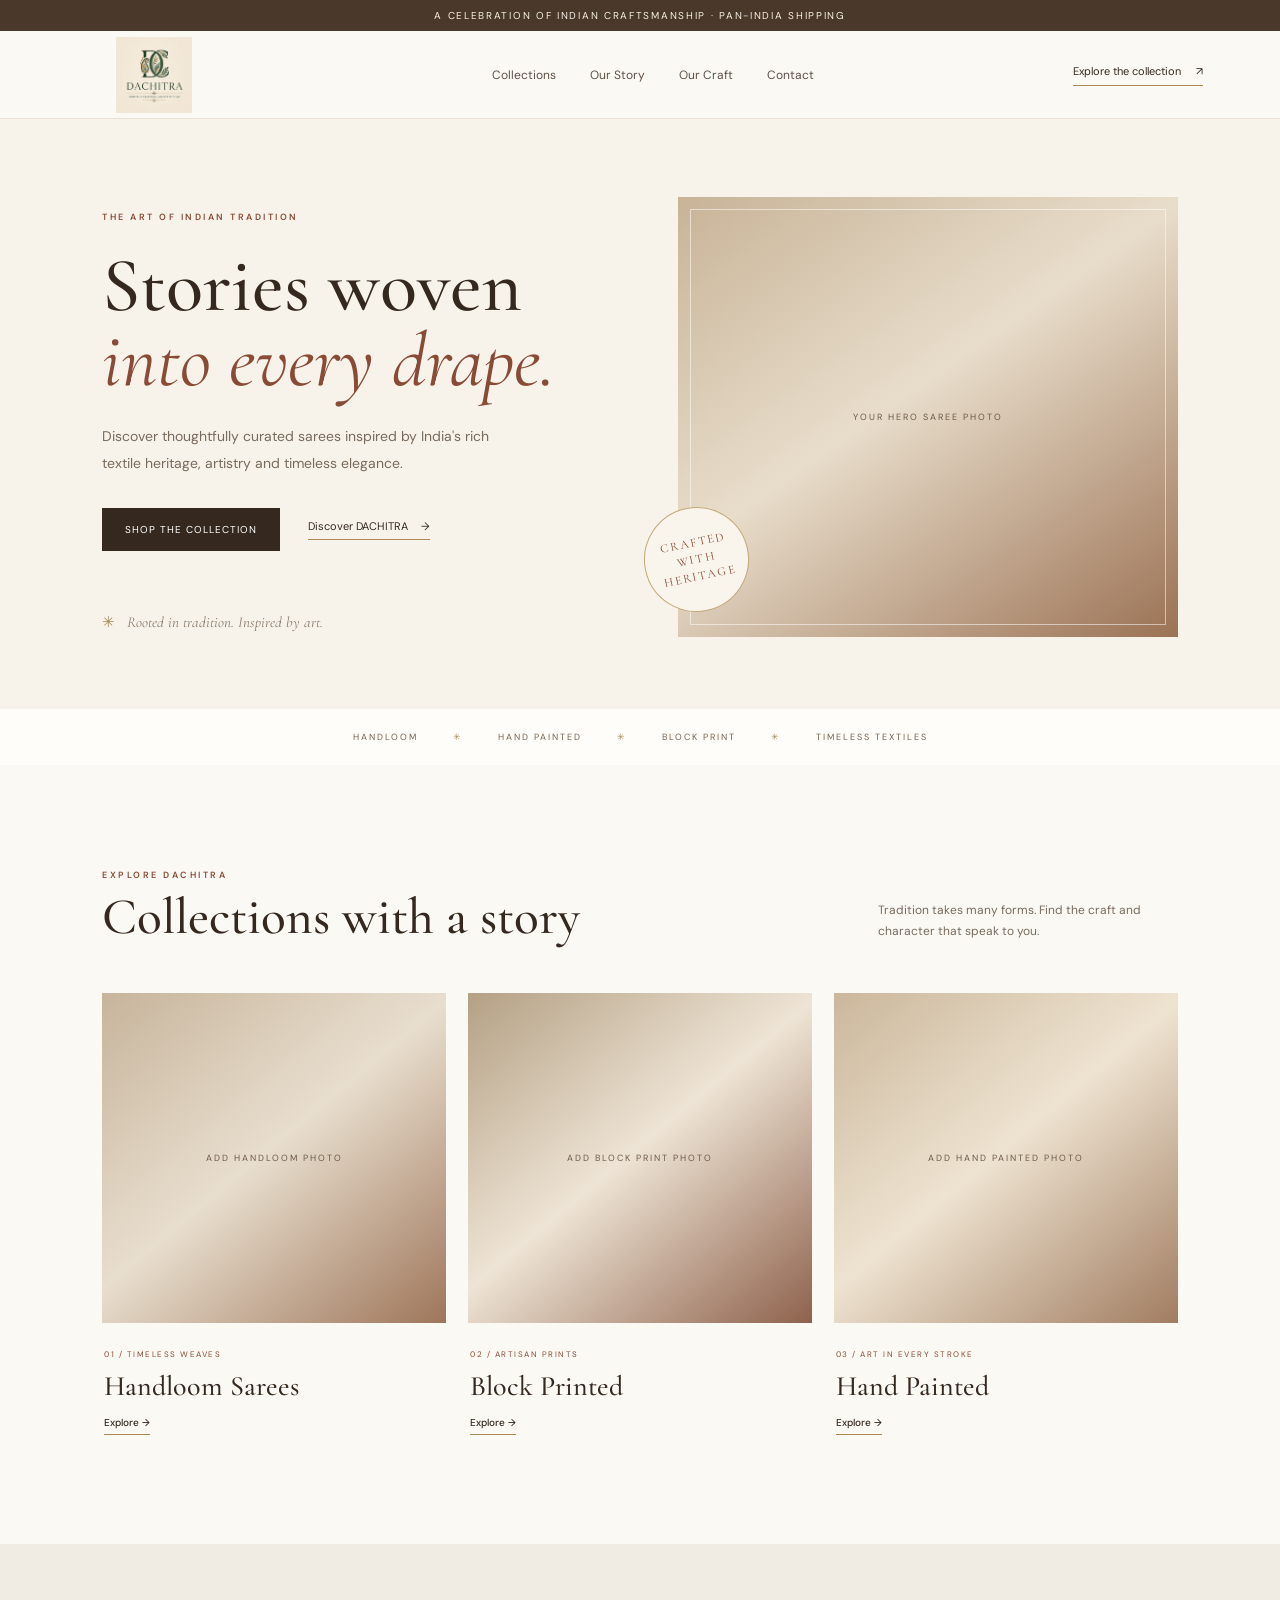
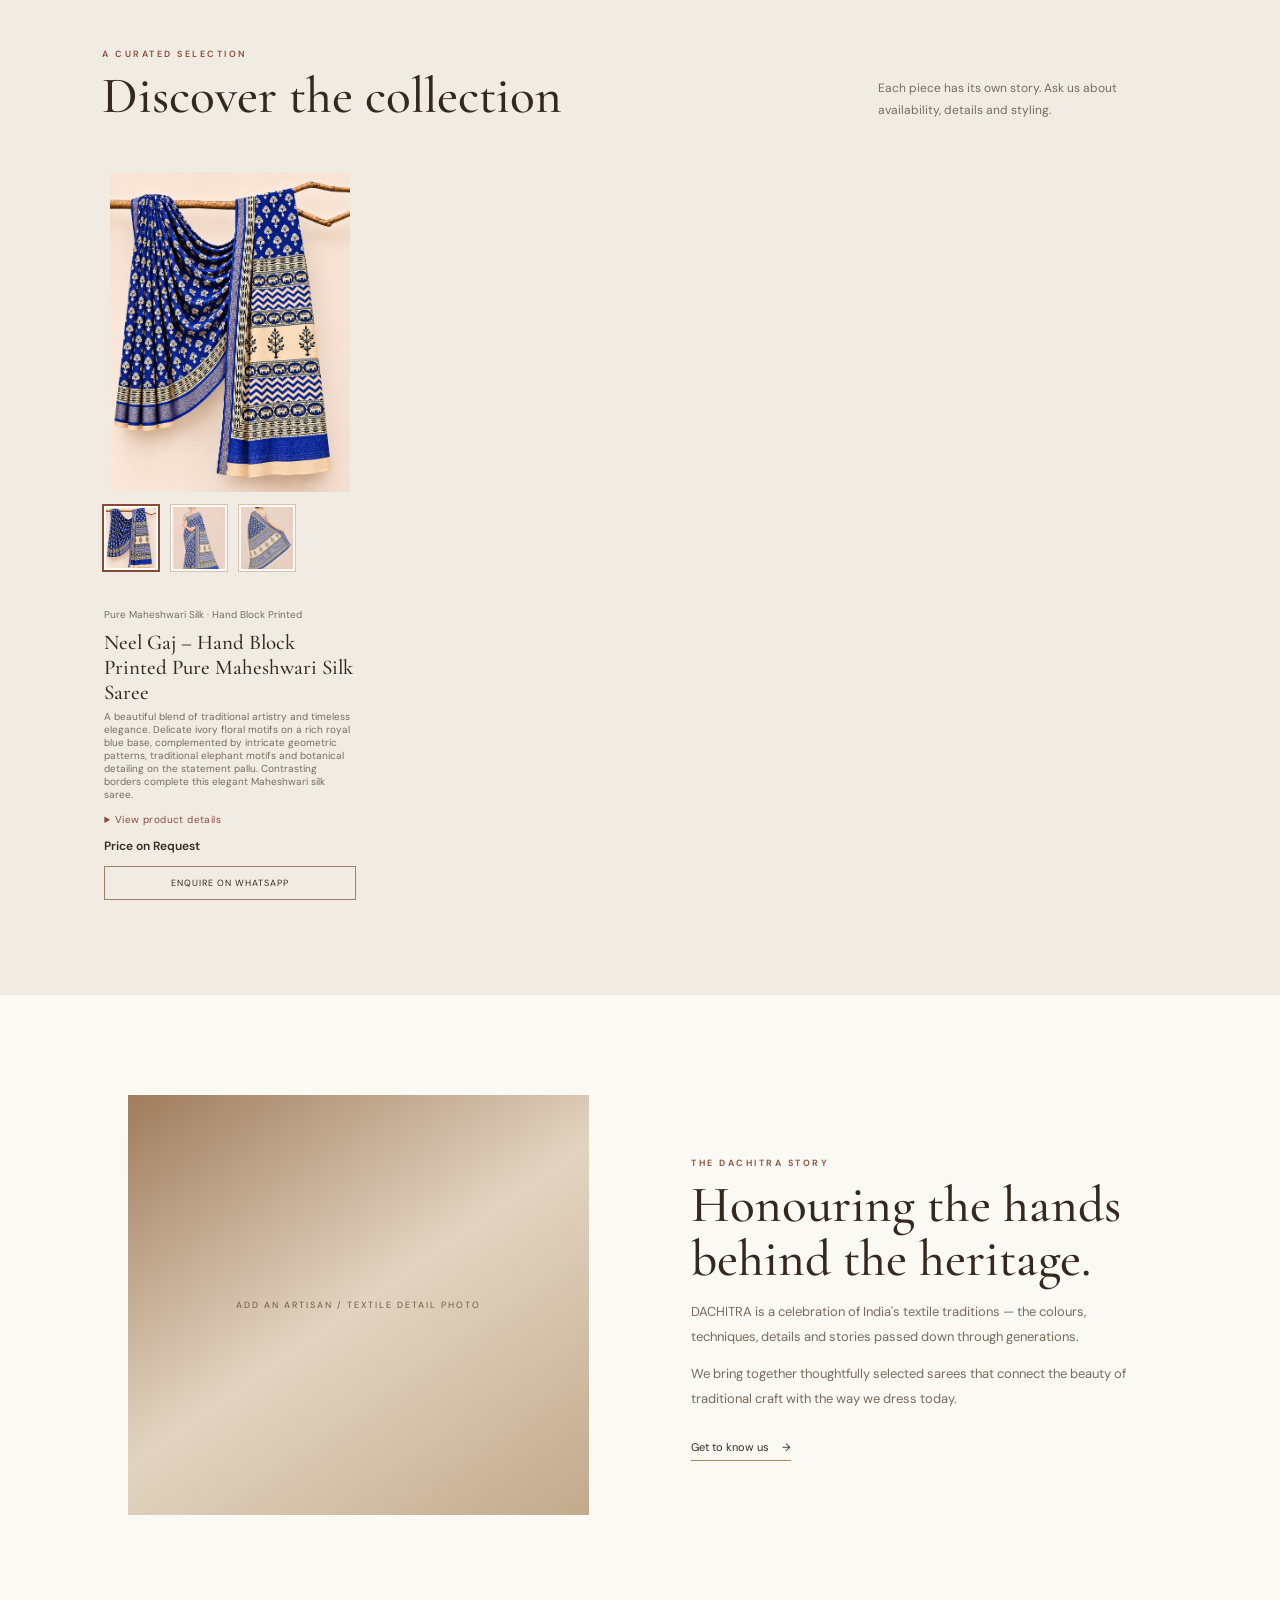
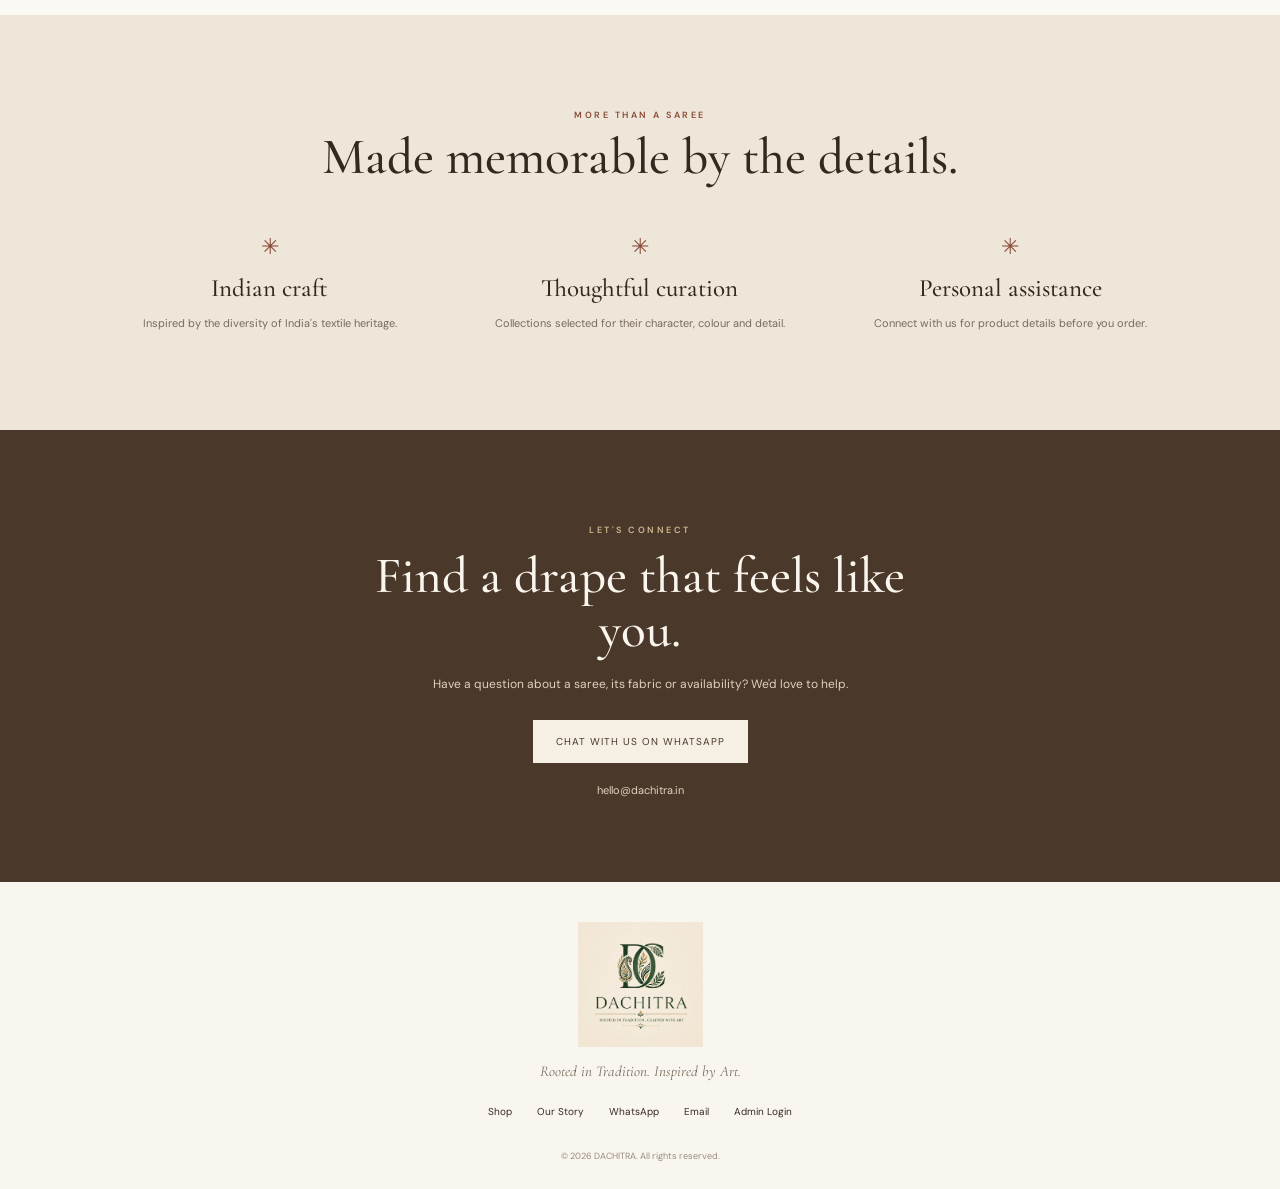
<file: index.html>
<!DOCTYPE html>
<html lang="en">
<head>
  <meta charset="UTF-8">
  <meta name="viewport" content="width=device-width, initial-scale=1.0">
  <meta name="description" content="DACHITRA celebrates India's textile heritage through thoughtfully curated handcrafted sarees.">
  <title>DACHITRA | Rooted in Tradition. Inspired by Art.</title>
  <link rel="preconnect" href="https://fonts.googleapis.com">
  <link rel="preconnect" href="https://fonts.gstatic.com" crossorigin>
  <link href="https://fonts.googleapis.com/css2?family=Cormorant+Garamond:wght@400;500;600;700&family=DM+Sans:wght@400;500;600&display=swap" rel="stylesheet">
  <link rel="stylesheet" href="style.css">
</head>
<body>
  <div class="announcement">A celebration of Indian craftsmanship · Pan-India shipping</div>
  <header class="site-header">
    <a class="brand-logo" href="#" aria-label="DACHITRA home"><img src="assets/dachitra-logo.jpeg" alt="DACHITRA — Rooted in Tradition, Crafted with Art"></a>
    <button class="menu-toggle" aria-label="Open menu" onclick="document.querySelector('.nav').classList.toggle('open')">☰</button>
    <nav class="nav">
      <a href="#collections">Collections</a>
      <a href="#story">Our Story</a>
      <a href="#craft">Our Craft</a>
      <a href="#contact">Contact</a>
    </nav>
    <a class="header-cta" href="#shop">Explore the collection <span>↗</span></a>
  </header>

  <main>
    <section class="hero">
      <div class="hero-copy">
        <p class="eyebrow">THE ART OF INDIAN TRADITION</p>
        <h1>Stories woven<br><em>into every drape.</em></h1>
        <p class="hero-text">Discover thoughtfully curated sarees inspired by India's rich textile heritage, artistry and timeless elegance.</p>
        <div class="hero-actions">
          <a class="button button-dark" href="#shop">Shop the collection</a>
          <a class="text-link" href="#story">Discover DACHITRA <span>→</span></a>
        </div>
        <div class="hero-note"><span class="sun-symbol">✳</span> Rooted in tradition. Inspired by art.</div>
      </div>
      <div class="hero-art">
        <div class="hero-image image-placeholder">
          <span class="image-label">YOUR HERO SAREE PHOTO</span>
        </div>
        <div class="hero-stamp">CRAFTED<br>WITH<br>HERITAGE</div>
      </div>
    </section>

    <section class="intro-strip">
      <span>HANDLOOM</span><i>✳</i><span>HAND PAINTED</span><i>✳</i><span>BLOCK PRINT</span><i>✳</i><span>TIMELESS TEXTILES</span>
    </section>

    <section class="section collection-section" id="collections">
      <div class="section-heading">
        <div><p class="eyebrow">EXPLORE DACHITRA</p><h2>Collections with a story</h2></div>
        <p>Tradition takes many forms. Find the craft and character that speak to you.</p>
      </div>
      <div class="collection-grid">
        <a class="collection-card collection-one" href="#shop"><div class="collection-photo image-placeholder"><span>ADD HANDLOOM PHOTO</span></div><div class="collection-caption"><span>01 / TIMELESS WEAVES</span><h3>Handloom Sarees</h3><b>Explore →</b></div></a>
        <a class="collection-card collection-two" href="#shop"><div class="collection-photo image-placeholder"><span>ADD BLOCK PRINT PHOTO</span></div><div class="collection-caption"><span>02 / ARTISAN PRINTS</span><h3>Block Printed</h3><b>Explore →</b></div></a>
        <a class="collection-card collection-three" href="#shop"><div class="collection-photo image-placeholder"><span>ADD HAND PAINTED PHOTO</span></div><div class="collection-caption"><span>03 / ART IN EVERY STROKE</span><h3>Hand Painted</h3><b>Explore →</b></div></a>
      </div>
    </section>

    <section class="section shop-section" id="shop">
      <div class="section-heading">
        <div><p class="eyebrow">A CURATED SELECTION</p><h2>Discover the collection</h2></div>
        <p>Each piece has its own story. Ask us about availability, details and styling.</p>
      </div>
      <div class="product-grid" id="product-grid"></div>
    </section>

    <section class="story-section" id="story">
      <div class="story-image image-placeholder"><span>ADD AN ARTISAN / TEXTILE DETAIL PHOTO</span></div>
      <div class="story-copy">
        <p class="eyebrow">THE DACHITRA STORY</p>
        <h2>Honouring the hands behind the heritage.</h2>
        <p>DACHITRA is a celebration of India's textile traditions — the colours, techniques, details and stories passed down through generations.</p>
        <p>We bring together thoughtfully selected sarees that connect the beauty of traditional craft with the way we dress today.</p>
        <a class="text-link" href="#contact">Get to know us <span>→</span></a>
      </div>
    </section>

    <section class="craft-section" id="craft">
      <p class="eyebrow">MORE THAN A SAREE</p>
      <h2>Made memorable by the details.</h2>
      <div class="craft-points">
        <div><span>✳</span><h3>Indian craft</h3><p>Inspired by the diversity of India's textile heritage.</p></div>
        <div><span>✳</span><h3>Thoughtful curation</h3><p>Collections selected for their character, colour and detail.</p></div>
        <div><span>✳</span><h3>Personal assistance</h3><p>Connect with us for product details before you order.</p></div>
      </div>
    </section>

    <section class="contact-section" id="contact">
      <p class="eyebrow">LET'S CONNECT</p>
      <h2>Find a drape that feels like you.</h2>
      <p>Have a question about a saree, its fabric or availability? We'd love to help.</p>
      <a class="button button-light" href="https://wa.me/918847054678?text=Hello%20DACHITRA%2C%20I%20would%20like%20to%20know%20more%20about%20your%20saree%20collection." target="_blank" rel="noopener">Chat with us on WhatsApp</a>
      <a class="contact-email" href="mailto:hello@dachitra.in">hello@dachitra.in</a>
    </section>
  </main>

  <footer class="footer">
    <a class="brand-logo footer-brand-logo" href="#"><img src="assets/dachitra-logo.jpeg" alt="DACHITRA — Rooted in Tradition, Crafted with Art"></a>
    <p>Rooted in Tradition. Inspired by Art.</p>
    <div class="footer-links"><a href="#shop">Shop</a><a href="#story">Our Story</a><a href="https://wa.me/918847054678" target="_blank" rel="noopener">WhatsApp</a><a href="mailto:hello@dachitra.in">Email</a><a href="/admin/">Admin Login</a></div>
    <small>© <span id="year"></span> DACHITRA. All rights reserved.</small>
  </footer>
  <script src="script.js"></script>
</body>
</html>
</file>
<file: style.css>
*{box-sizing:border-box} :root{--ink:#35291f;--muted:#786b5d;--cream:#f7f3eb;--paper:#fbf9f4;--sand:#e9dfcf;--rust:#8a4b36;--gold:#ad8955}html{scroll-behavior:smooth}body{margin:0;background:var(--paper);color:var(--ink);font-family:"DM Sans",sans-serif}a{color:inherit;text-decoration:none}.announcement{text-align:center;background:#4a382b;color:#f8f1e5;padding:9px 15px;font-size:10px;letter-spacing:1.7px;text-transform:uppercase}.site-header{height:88px;padding:0 6vw;display:flex;align-items:center;justify-content:space-between;border-bottom:1px solid #e9e1d6;background:var(--paper);position:sticky;top:0;z-index:5}.wordmark{font-family:"Cormorant Garamond",serif;font-size:30px;letter-spacing:4px;font-weight:600;line-height:1}.wordmark span{display:block;font:9px "DM Sans",sans-serif;letter-spacing:2.5px;margin-top:7px;text-align:center}.nav{display:flex;gap:34px;font-size:12px;color:#5f5145}.nav a:hover,.text-link:hover{color:var(--rust)}.header-cta{font-size:11px;border-bottom:1px solid var(--gold);padding-bottom:7px}.header-cta span{margin-left:12px}.menu-toggle{display:none;background:none;border:0;font-size:22px;color:var(--ink)}.hero{display:grid;grid-template-columns:1fr 1fr;min-height:590px;background:var(--cream);padding:65px 8vw 60px;gap:6vw;align-items:center}.hero-copy{max-width:530px}.eyebrow{font-size:9px;letter-spacing:2.5px;color:var(--rust);font-weight:600}.hero h1{font:clamp(48px,6vw,82px)/.98 "Cormorant Garamond",serif;font-weight:500;margin:25px 0}.hero h1 em{color:var(--rust);font-weight:400}.hero-text{max-width:410px;color:var(--muted);font-size:14px;line-height:1.9}.hero-actions{display:flex;align-items:center;gap:28px;margin-top:32px}.button{display:inline-block;padding:15px 23px;font-size:10px;letter-spacing:1px;text-transform:uppercase}.button-dark{background:var(--ink);color:#fff}.button-dark:hover{background:var(--rust)}.text-link{font-size:11px;border-bottom:1px solid var(--gold);padding-bottom:6px}.text-link span{margin-left:10px}.hero-note{margin-top:62px;color:#897b6b;font:italic 15px "Cormorant Garamond",serif}.sun-symbol{color:var(--gold);font-style:normal;margin-right:8px}.hero-art{position:relative;max-width:510px;width:100%;justify-self:end}.hero-image{height:440px;background:linear-gradient(145deg,#c8b397,#e8ddcb 45%,#9b7254);position:relative}.hero-image:after{content:"";position:absolute;inset:12px;border:1px solid #fff8}.hero-stamp{position:absolute;bottom:25px;left:-34px;background:#f9f5ed;color:var(--rust);border:1px solid #c6a779;border-radius:50%;width:105px;height:105px;display:grid;place-content:center;text-align:center;font:12px/1.4 "Cormorant Garamond",serif;letter-spacing:2px;transform:rotate(-12deg)}.image-placeholder{display:flex;align-items:center;justify-content:center;text-align:center;color:#6d5947;font-size:9px;letter-spacing:2px}.intro-strip{display:flex;align-items:center;justify-content:center;gap:35px;padding:22px 10px;background:#fffdfa;color:#76624c;font-size:9px;letter-spacing:2px;flex-wrap:wrap}.intro-strip i{color:var(--gold);font-style:normal}.section{padding:95px 8vw}.section-heading{display:flex;align-items:end;justify-content:space-between;gap:30px;margin-bottom:38px}.section-heading h2,.story-copy h2,.craft-section h2,.contact-section h2{font:500 clamp(36px,4vw,54px)/1.05 "Cormorant Garamond",serif;margin:10px 0}.section-heading>p{max-width:300px;color:var(--muted);font-size:12px;line-height:1.8}.collection-grid{display:grid;grid-template-columns:repeat(3,1fr);gap:22px}.collection-photo{height:330px;background:linear-gradient(140deg,#c7b49b,#e8dece 48%,#9e765a)}.collection-two .collection-photo{background:linear-gradient(140deg,#b4a084,#eee4d5 48%,#8e624c)}.collection-three .collection-photo{background:linear-gradient(140deg,#cbb79b,#eee3d1 48%,#a17d61)}.collection-caption{padding:18px 2px}.collection-caption span{font-size:8px;letter-spacing:1.5px;color:var(--rust)}.collection-caption h3{font:500 28px "Cormorant Garamond",serif;margin:7px 0}.collection-caption b{font-size:10px;font-weight:500;border-bottom:1px solid var(--gold);padding-bottom:5px}.shop-section{background:#f1ece3}.product-grid{display:grid;grid-template-columns:repeat(4,1fr);gap:25px 17px}.product-card{background:transparent}.product-photo{height:300px;background:linear-gradient(145deg,#d5c4ac,#eee5d7 55%,#a88a6d);display:flex;align-items:center;justify-content:center;text-align:center;color:#715d49;font-size:9px;letter-spacing:1.5px;padding:15px;position:relative}.product-photo:after{content:"";position:absolute;inset:9px;border:1px solid #ffffff80}.product-info{padding:13px 2px}.product-info h3{font:500 21px "Cormorant Garamond",serif;margin:0 0 5px}.product-info p{font-size:10px;color:var(--muted);margin:0 0 9px}.product-price{font-size:12px;font-weight:600}.product-order{display:block;margin-top:12px;border:1px solid #9c8060;padding:10px;text-align:center;font-size:9px;text-transform:uppercase;letter-spacing:1px}.product-order:hover{background:var(--ink);color:#fff}.edit-note{font-size:10px;color:var(--muted);margin-top:28px}.story-section{display:grid;grid-template-columns:1fr 1fr;gap:8vw;align-items:center;padding:100px 10vw}.story-image{height:420px;background:linear-gradient(145deg,#9f7c5d,#e2d4c1 50%,#c2aa8c)}.story-copy p:not(.eyebrow){font-size:13px;line-height:1.9;color:var(--muted)}.story-copy .text-link{display:inline-block;margin-top:15px}.craft-section{text-align:center;padding:85px 8vw;background:#eee6d9}.craft-section>h2{margin-bottom:48px}.craft-points{display:grid;grid-template-columns:repeat(3,1fr);gap:35px}.craft-points>div{padding:0 18px}.craft-points span{color:var(--rust);font-size:22px}.craft-points h3{font:500 25px "Cormorant Garamond",serif;margin:12px 0 7px}.craft-points p{font-size:11px;line-height:1.8;color:var(--muted)}.contact-section{text-align:center;background:#4a382b;color:#fbf6ed;padding:85px 20px}.contact-section .eyebrow{color:#d2b78e}.contact-section h2{max-width:600px;margin:14px auto}.contact-section>p:not(.eyebrow){font-size:12px;color:#dfd1bf;margin:18px 0 28px}.button-light{background:#f6efe3;color:#4a382b}.contact-email{display:block;margin-top:20px;font-size:11px;color:#e3d3bd}.footer{text-align:center;padding:40px 20px 25px;background:#f9f6ef}.footer-wordmark{display:inline-block}.footer>p{font:italic 15px "Cormorant Garamond",serif;color:var(--muted)}.footer-links{display:flex;justify-content:center;gap:25px;margin:25px 0;font-size:10px}.footer small{font-size:9px;color:#978a7a}.image-label{position:relative;z-index:1}.collection-photo span{position:relative;z-index:1}.story-image span{position:relative;z-index:1}
@media(max-width:850px){.site-header{padding:0 5vw}.nav{gap:15px}.header-cta{display:none}.hero{padding:55px 6vw;gap:30px}.hero-image{height:380px}.section{padding:75px 6vw}.product-grid{grid-template-columns:repeat(2,1fr)}.product-photo{height:280px}.story-section{padding:75px 7vw;gap:5vw}.story-image{height:360px}}
@media(max-width:600px){.announcement{font-size:8px}.site-header{height:75px}.wordmark{font-size:25px}.menu-toggle{display:block}.nav{display:none;position:absolute;top:75px;left:0;right:0;background:var(--paper);padding:20px 6vw;flex-direction:column;gap:18px;border-bottom:1px solid var(--sand)}.nav.open{display:flex}.hero{grid-template-columns:1fr;padding:48px 7vw 55px}.hero h1{font-size:57px}.hero-note{margin-top:35px}.hero-art{justify-self:center;width:88%}.hero-image{height:340px}.hero-stamp{left:-25px;width:85px;height:85px;font-size:10px}.intro-strip{gap:13px;font-size:8px}.section{padding:65px 6vw}.section-heading{display:block}.section-heading>p{margin-top:12px}.collection-grid{grid-template-columns:1fr;gap:25px}.collection-photo{height:350px}.product-grid{gap:20px 12px}.product-photo{height:220px}.product-info h3{font-size:19px}.story-section{grid-template-columns:1fr;padding:65px 7vw;gap:35px}.story-image{height:330px}.craft-section{padding:65px 7vw}.craft-points{grid-template-columns:1fr;gap:28px}.contact-section{padding:70px 7vw}.footer-links{gap:16px;flex-wrap:wrap}}

/* Uploaded DACHITRA logo */
.brand-logo{display:flex;align-items:center;width:155px;height:76px;overflow:hidden}
.brand-logo img{display:block;width:100%;height:100%;object-fit:contain}
.footer-brand-logo{margin:0 auto;width:190px;height:125px}
@media(max-width:600px){.brand-logo{width:125px;height:65px}.footer-brand-logo{width:175px;height:115px}}

.product-details{margin:12px 0;color:var(--muted);font-size:11px}.product-details summary{cursor:pointer;color:var(--rust);font-size:10px;letter-spacing:.4px}.product-details dl{margin:10px 0}.product-details dl div{display:grid;grid-template-columns:105px 1fr;gap:8px;padding:5px 0;border-bottom:1px solid #d9cdbd}.product-details dt{font-weight:600}.product-details dd{margin:0;line-height:1.5}


/* Product photo gallery */
.product-gallery{width:100%}
.product-photo-main{height:300px;background:#e7ddcf;overflow:hidden;position:relative}
.product-photo-main img{display:block;width:100%;height:100%;object-fit:cover}
.product-thumbnails{display:flex;gap:8px;margin-top:9px;flex-wrap:wrap}
.product-thumb{width:58px;height:68px;padding:2px;border:1px solid #cdbb9f;background:#fff;cursor:pointer;opacity:.78}
.product-thumb.active{border:2px solid var(--rust);opacity:1}
.product-thumb img{width:100%;height:100%;object-fit:cover;display:block}
@media(max-width:850px){.product-photo-main{height:280px}}
@media(max-width:600px){.product-photo-main{height:220px}.product-thumb{width:48px;height:58px}}


/* Remove the decorative centre/frame line from product photos */
.product-photo:after{display:none}


/* Fix product gallery overflow: keep thumbnails above product text */
.product-photo:has(.product-gallery){
  height:auto;
  min-height:0;
  padding:0;
  display:block;
  background:transparent;
  overflow:visible;
}
.product-photo:has(.product-gallery):after{display:none}
.product-gallery{display:block;position:relative}
.product-photo-main{width:100%}
.product-thumbnails{position:static;margin:10px 0 0}
.product-info{position:relative;clear:both}


/* Product cards with uploaded images: remove placeholder frame and let gallery set its own height */
.product-photo.product-photo-has-gallery{
  display:block;
  height:auto;
  min-height:0;
  padding:0;
  background:transparent;
  overflow:visible;
  text-align:left;
  letter-spacing:normal;
}
.product-photo.product-photo-has-gallery:after{content:none;display:none}
.product-photo.product-photo-has-gallery .product-gallery{width:100%;margin:0}
.product-photo.product-photo-has-gallery .product-photo-main{width:100%;height:clamp(260px,42vw,520px);background:transparent}
.product-photo.product-photo-has-gallery .product-photo-main img{width:100%;height:100%;object-fit:contain;object-position:center}
.product-photo.product-photo-has-gallery .product-thumbnails{position:static;display:flex;gap:10px;margin:10px 0 0;padding:0}
.product-photo.product-photo-has-gallery .product-info{padding-top:16px;clear:both}
@media(max-width:600px){
 .product-photo.product-photo-has-gallery .product-photo-main{height:auto;aspect-ratio:4/5}
 .product-photo.product-photo-has-gallery .product-thumbnails{margin-top:8px}
}


/* Definitive product gallery layout: gallery is a direct card child, not inside the old framed placeholder */
.product-gallery-card{
  display:block;
  position:relative;
  width:100%;
  height:auto;
  margin:0 0 20px;
  padding:0;
  background:transparent;
  overflow:visible;
  clear:both;
}
.product-gallery-card .product-photo-main{
  display:block;
  width:100%;
  height:auto;
  aspect-ratio:4 / 5;
  margin:0;
  padding:0;
  background:transparent;
  overflow:hidden;
  position:relative;
}
.product-gallery-card .product-photo-main img{
  display:block;
  width:100%;
  height:100%;
  object-fit:contain;
  object-position:center;
}
.product-gallery-card .product-thumbnails{
  display:flex;
  position:relative;
  width:100%;
  height:auto;
  margin:12px 0 0;
  padding:0;
  gap:10px;
  flex-wrap:wrap;
}
.product-gallery-card .product-thumb{
  flex:0 0 58px;
  width:58px;
  height:68px;
  display:block;
}
.product-card > .product-info{
  display:block;
  position:relative;
  width:100%;
  height:auto;
  margin:0;
  padding:16px 2px 0;
  clear:both;
}
@media(min-width:851px){
  .product-gallery-card .product-photo-main{aspect-ratio:4 / 5}
}
@media(max-width:600px){
  .product-gallery-card{margin-bottom:18px}
  .product-gallery-card .product-thumb{flex-basis:48px;width:48px;height:58px}
}
</file>
